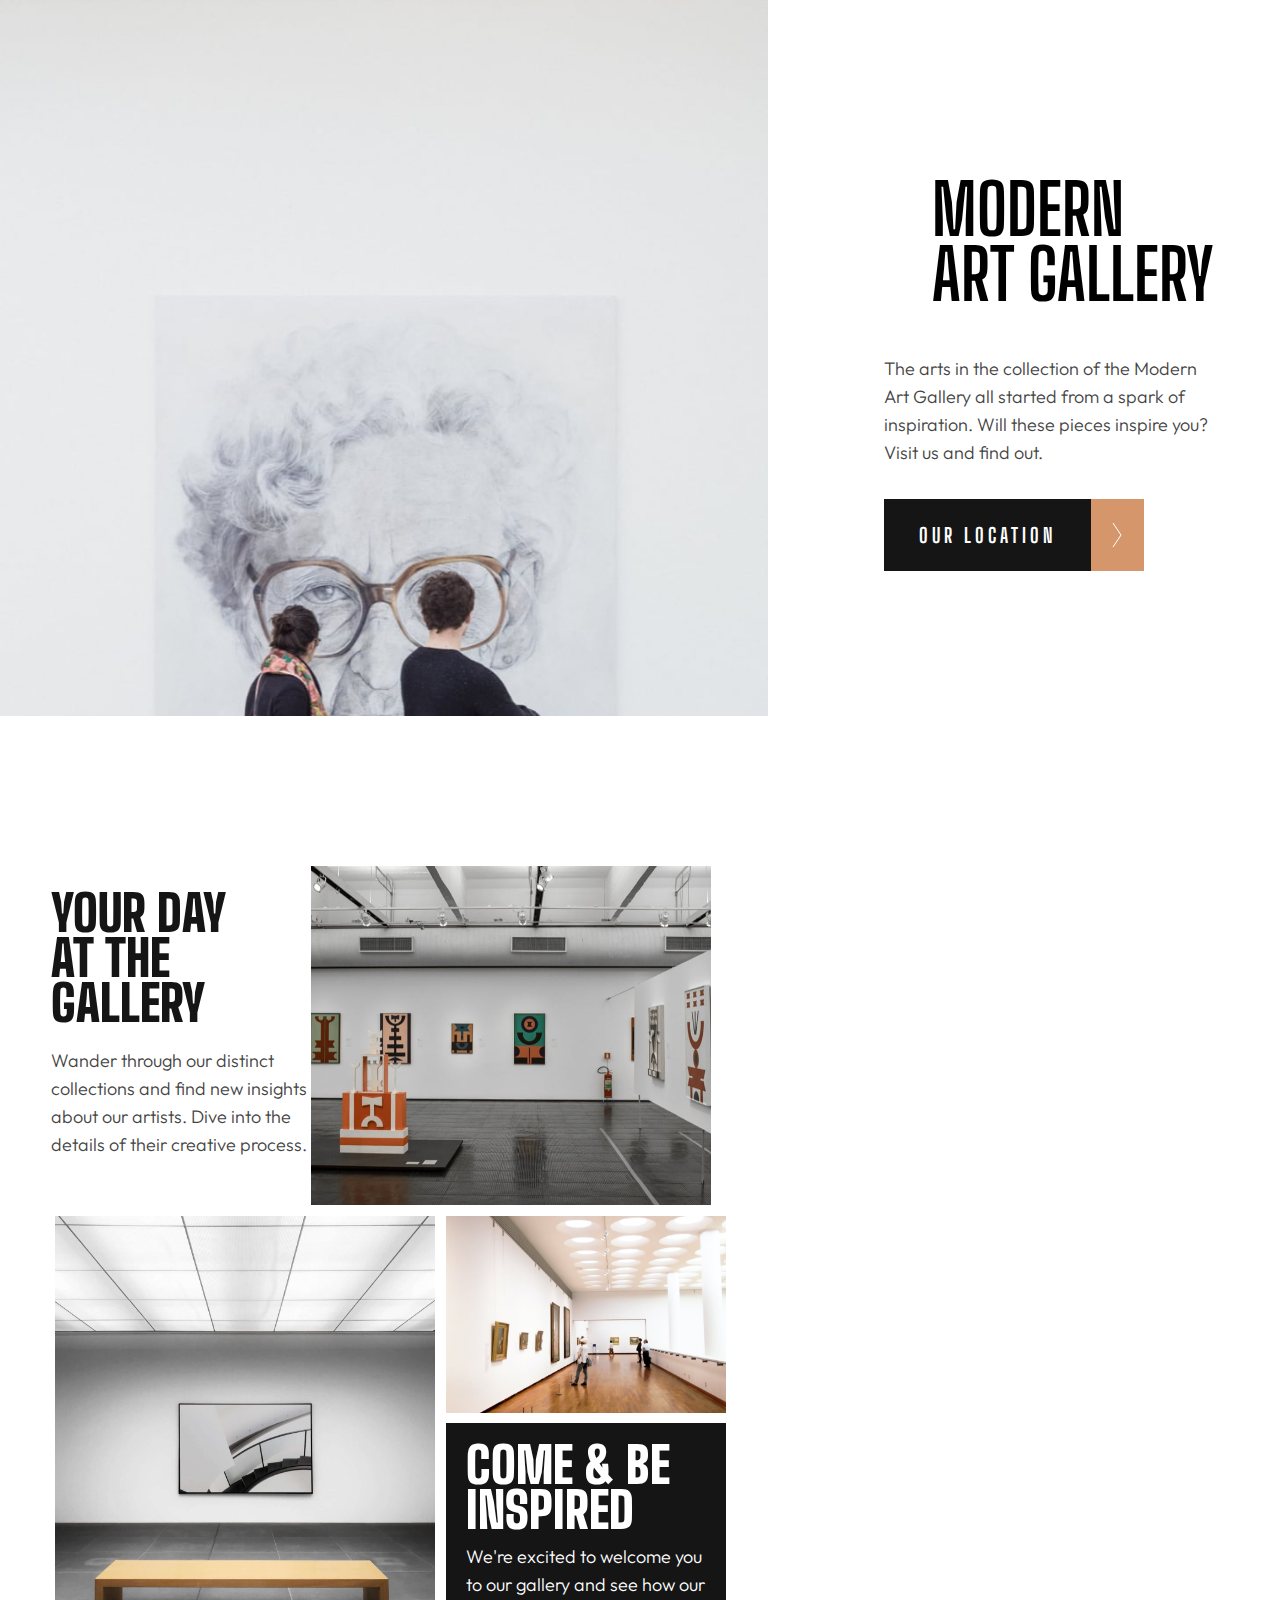
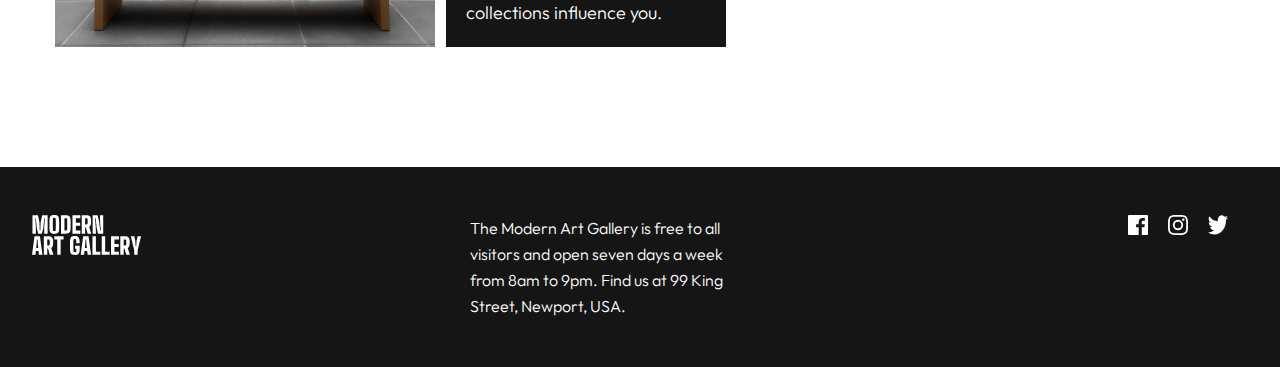
<file: index.html>
<!DOCTYPE html>
<html lang="en">
<head>
    <meta charset="UTF-8">
    <meta http-equiv="X-UA-Compatible" content="IE=edge">
    <meta name="viewport" content="width=device-width, initial-scale=1.0">
    <link rel="stylesheet" href="reset.css">
    <link rel="stylesheet" href="style.css">
    <link href="https://fonts.googleapis.com/css2?family=Big+Shoulders+Display:wght@900&family=Outfit:wght@300&display=swap" rel="stylesheet">
    <title>Art Gallery Website</title>
</head>
<body>




    <div class="mobile-hero-img"></div>



    <!-- Tablet Hero -->

    <div class="tablet-hero-section">
        <div class="title-background">
            <div class="hero-title">
                <h1>MODERN<br> ART GALLERY</h1>
            </div>

            <div class="hero-description">
                <div class="hero-text">
                    <p>The arts in the collection of the Modern Art Gallery all started from a spark of inspiration. Will these pieces inspire you? Visit us and find out.</p>
                </div>
            </div>

            <div class="desktop-hero-img">
                <img class="desktop-hero-image" src="assets/desktop/image-hero@2x.jpg" alt="two people standing and lokking at a drawing on a white wall background. drawing shows an old woman, wearing eye glasses.">
            </div>
        </div>
    </div>
    <!-- Tablet Hero -->

    <div class="hero-full">
    <div class="hero-background-title-section">
        <div class="hero-background"></div>
        <div class="hero-title">
            MODERN <br> ART GALLERY
        </div>   
    </div>

    <div class="hero-description">
        <p>The arts in the collection of the Modern Art Gallery all started from a spark of inspiration. Will these pieces inspire you? Visit us and find out.</p>
        <a class="hero-button-container" href="location.html">
            <div class="hero-button">
            <h2 class="hero-btn-title" >OUR LOCATION</h2>
            </div>
            <div class="hero-btn-arrow">
            <img class="arrow-icon" src="assets/icon-arrow-right.svg" alt="icon of arrow in right direction">
            </div>
        </a>
    </div>
    </div>




    <div class="wrapper">

        <!-- desktop Hero -->

            <div class="title-background">
                <div class="hero-title">
                    <h1>MODERN<br> ART GALLERY</h1>
                </div>

                <div class="desktop-hero-img">
                    <img class="desktop-hero-image" src="assets/desktop/image-hero@2x.jpg" alt="two people standing and lokking at a drawing on a white wall background. drawing shows an old woman, wearing eye glasses.">
                </div>
            </div>


            <div class="hero-description">
                <div class="hero-text">
                    <p>The arts in the collection of the Modern Art Gallery all started from a spark of inspiration. Will these pieces inspire you? Visit us and find out.</p>
                </div>

                <a class="hero-button-container" href="location.html">

                        <div class="hero-button">
                        <h2 class="hero-btn-title" >OUR LOCATION</h2>
                        </div>

                        <div class="hero-btn-arrow">
                        <img class="arrow-icon" src="assets/icon-arrow-right.svg" alt="icon of arrow in right direction">
                        </div>
                </a>
            </div>
        </div>
         
        <!-- Desktop Hero -->





        <div class="grid-box">
        <div class="img-section">

        <div class="tablet-desktop-images1">
            <div class="mobile-img-box" class="box2" id="box2">
                <img class="grid2" src="assets/desktop/image-grid-1@2x.jpg" alt="art gallery">
            </div>
            <div class="img-box" class="text-box1" class="box1" id="box1">
                <h2 class="img-title1">Your Day <br> at the Gallery</h2>
                <p class="img-p1">Wander through our distinct collections and find new insights about our artists. Dive into the details of their creative process.</p>
            </div>
        </div>
        </div>
        <div class="tablet-desktop-images2">

            <div class="desktop-img-box" class="desktop-box2">
               <img src="assets/desktop/image-grid-1@2x.jpg" alt="art gallery">
            </div>

            <div class="img-box" id="box3">
                <img src="assets/desktop/image-grid-2@2x.jpg" alt="art gallery"">
            </div>
            <div class="img-box" id="box4">
                <img src="assets/desktop/image-grid-3@2x.jpg" alt="art gallery"">
            </div>
            <div class="img-box" class="text-box2" id="box5">
                <h2 class="img-title2">COME & BE INSPIRED</h2>
                <p class="img-p2">We're excited to welcome you to our gallery and see how our collections influence you.</p>  
            </div>
        </div>
        </div>
        


    </div>


    <div class="footer">

        <div class="footer-logo">
            <img src="assets/logo-light.svg" alt="modern art gallery">
        </div>
        <div class="footer-text">
            <p class="footer-p">The Modern Art Gallery is free to all visitors and open seven days a week from 8am to 9pm. Find us at 99 King Street, Newport, USA.</p>
        </div>
        <div class="footer-icons">
            <img class="icon" src="assets/icon-facebook.svg" alt="facebook icon">
            <img class="icon" src="assets/icon-instagram.svg" alt="instagram icon">
            <img class="icon" src="assets/icon-twitter.svg" alt="twitter icon">    
        </div>
    </div>
    
</body>
</html>
</file>
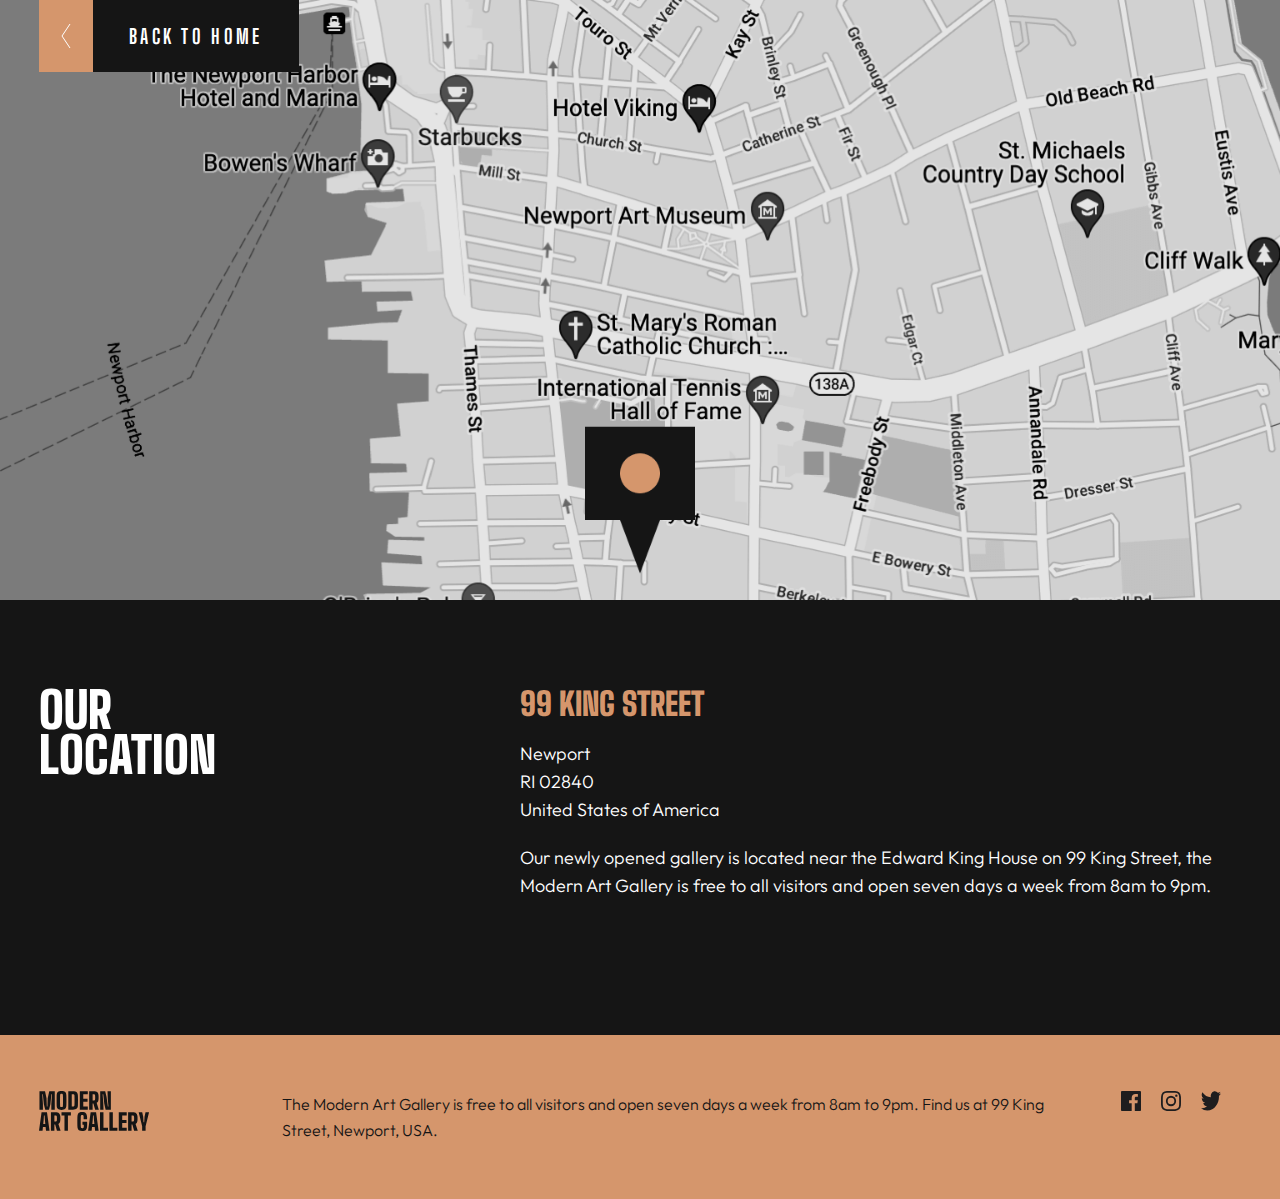
<file: location.html>
<!DOCTYPE html>
<html lang="en">
<head>
    <meta charset="UTF-8">
    <meta http-equiv="X-UA-Compatible" content="IE=edge">
    <meta name="viewport" content="width=device-width, initial-scale=1.0">
    <link rel="stylesheet" href="reset.css">
    <link rel="stylesheet" href="style-location.css">
    <link href="https://fonts.googleapis.com/css2?family=Big+Shoulders+Display:wght@900&family=Outfit:wght@300&display=swap" rel="stylesheet">
    <title>Art Gallery Website</title>
</head>
<body>
    <div class="map-button">
        <div class="wrapper1">
            <a class="hero-button-container" href="index.html">

                <div class="hero-btn-arrow">
                    <img class="arrow-icon" src="assets/icon-arrow-right.svg" alt="icon of arrow in right direction">
                    </div>

                <div class="hero-button">
                <h2 class="hero-btn-title" >BACK TO HOME</h2>
                </div>
  
        </a>
        </div>
    </div>

    <div class="info">
        <div class="wrapper2">
            <div class="grid1">
                <h1>OUR <br> LOCATION</h1>
            </div>
            <div class="grid2">
                <h2>99 KING STREET</h2>
                <p class="p1">Newport <br> RI 02840 <br> United States of America</p>
                <p class="p2">Our newly opened gallery is located near the Edward King House on 99 King Street, the Modern Art Gallery is free to all visitors and open seven days a week from 8am to 9pm.</p>
            </div>
        </div>
    </div>

    <div class="footer">
        <div class="wrapper3">
            <div class="footer-logo">
                <img src="assets/logo-dark.svg" alt="modern art gallery">
            </div>
            <p class="footer-p">The Modern Art Gallery is free to all visitors and open seven days a week from 8am to 9pm. Find us at 99 King Street, Newport, USA.</p>
            <div class="footer-icons">
                <img class="icon" src="assets/icon-facebook.svg" alt="facebook icon">
                <img class="icon" src="assets/icon-instagram.svg" alt="instagram icon">
                <img class="icon" src="assets/icon-twitter.svg" alt="twitter icon">    
            </div>
        </div>
    </div>
    
</body>  
</html>
</file>
<file: style.css>
@media only screen and (min-width: 375px) {
   
    .desktop-hero-img {
        display: none;
    }

    .tablet-hero-section {
        display: none;
    }
   
    body {
        width: 100vw;
        background-color: #FFFFFF;
    }

    .wrapper {
        display: flex;
        flex-wrap: nowrap;
        flex-direction: column;
        justify-content: center;
        padding: 32px 16px 0 16px;
    }

    .mobile-hero-img {
        width: 100vw;
        height: 240px;
        background: url(./assets/mobile/image-hero@2x.jpg);
        background-repeat: no-repeat;
        background-size: contain;
        background-position: center;
    }






    .title-background {
        text-align: left;
    }

    .hero-title {
        font-size: 60px;
        font-weight: 900;
        line-height: 55px;
        font-family: 'Big Shoulders Display', 'cursive';
    }

    .hero-text {
        font-size: 18px;
        font-weight: 300;
        line-height: 28px;
        font-family: 'Outfit', 'sans-serif';
        padding-top: 32px;
    }

    a {
        text-decoration: none;
    }

    .hero-button-container {
        width: 260px;
        height: 72px;
        background-color: #151515;
        display: flex;
        margin-top: 32px;
    }

    .hero-button {
        width: 204px;
        height: auto;
        font-size: 20px;
        font-weight: 900;
        font-family: 'Big Shoulders Display', 'cursive';
        line-height: 24px;
        letter-spacing: 4px;
        color: #FFFFFF;
        display: flex;
        justify-content: center;
        align-items: center;
        padding: 24px 24px 24px 24px;
    }

    .hero-btn-arrow {
        width: 56px;
        height: auto;
        background-color: #D5966C;
        color: #FFFFFF;
        display: flex;
        justify-content: center;
        align-items: center;
        padding: 5px;
    }

    .arrow-icon {
        width: auto;
    }







    .desktop-img-box {
        display: none;
    }

    .img-section {
        height: auto;
        display: flex;
        flex-wrap: wrap;
        flex-direction: column;
        margin-top: 120px;
        padding: 0 16px 0 16px;
    }

    .img-box {
        max-width: 100%;
        display: block;
    }

    img {
        width: 100%;
    }

    .img-title1 {
        color: #151515;
        font-weight: 900;
        font-size: 50px;
        line-height: 45px;
        font-family: 'Big Shoulders Display', 'cursive';
        text-transform: uppercase;
        width: 100%;
        margin-top: 25px;
    }

    #box4 {
        margin-top: 16px;
        margin-bottom: 16px;
    }

    #box5 {
        background-color: #151515;
        padding: 48px 24px 47px 24px;
       
    }

    .img-title2 {
        color: #FFFFFF;
        font-weight: 900;
        font-size: 50px;
        line-height: 45px;
        font-family: 'Big Shoulders Display', 'cursive';
        text-transform: uppercase;
        display: block;
    }

    .img-p1 {
        color: #444444;
        font-weight: 300;
        font-size: 18px;
        line-height: 28px;
        font-family: 'Outfit', 'sans-serif';
        margin-top: 21px;
        width: 100%;
        margin-bottom: 32px;
    }

    .img-p2 {
        color: #FFFFFF;
        font-weight: 300;
        font-size: 18px;
        line-height: 28px;
        font-family: 'Outfit', 'sans-serif';
        margin-top: 24px;
        display: block;
    }
    





    
    .footer {
        background-color: #151515;
        text-align: left;
        padding: 48px 32px 48px 32px;
        margin-top: 120px;
    }

    .footer-logo {
        width: 110px;
    }

    .footer-text {
        font-size: 16px;
        font-weight: 300;
        line-height: 26px;
        color: #FFFFFF;
        margin-top: 38px;
        font-family: 'Outfit', 'sans-serif';
    }
    
    .footer-icons {
        display: flex;
        margin-top: 38px;
    }

    .icon {
        width: 20px;
        margin-right: 20px;
    }





    .icon:hover {
        cursor: pointer;
        filter: invert(80%) sepia(6%) saturate(4757%) hue-rotate(323deg) brightness(300%) contrast(85%);  
    }

    .hero-button-container:hover .hero-button {
        background-color: #D5966C;
        cursor: pointer;
    }

    .hero-button-container:hover .hero-btn-arrow {
        background-color: #151515;
        cursor: pointer;
    }

    .hero-full {
        display: none;
    }

    .tablet-desktop-images2 {
        margin-left: 16px;
        margin-right: 16px;
    }
}
        
        
    





@media only screen and (min-width: 768px) {

    .mobile-hero-img {
        display: none;
    }

    .wrapper {
        background: url(assets/tablet/image-hero@2x.jpg);
        background-repeat: no-repeat;
        background-size: 60% auto;
        margin-bottom: 0;
    }

    .wrapper {
        height: auto;
        margin-bottom: 200px;
        display: flex;
        align-items: flex-end;
    }

    .hero-title {
        font-size: 70px;
        font-weight: 900;
        line-height: 65px;
        margin: 145px 50px 48px auto; 
    }

    .hero-text {
        font-size: 18px;
        font-weight: 300;
        line-height: 28px;
        font-family: 'Outfit', 'sans-serif';
        margin-top: 48px;
        color: #444444;
        width: 340px;
        padding: 0;
        margin: 0;
    }

    .hero-description {
        margin: 0 40px 145px auto;
    }






    .tablet-desktop-images1 {
        display: flex;
        flex-wrap: nowrap;
        width: 660px;
        height: 350px;
        padding-left: 12px;
        padding-right: 16px;
        margin-top: -50px;
    }

    #box1{
        flex-basis: 260px;
        order: 1;
    }

    .tablet-desktop-images1 #box2 {
        flex-basis: 400px;
        display: flex;
        justify-content: center;
        align-items: center;
        overflow: hidden;
        height: auto;
        order: 2;
        margin-bottom: 11px;
    }

    .grid2 {
        width: 700px;
    }
    
    .tablet-desktop-images2 {
        display: grid;
        grid-template-columns: 380px 280px;
        grid-template-rows: 196px 224px;
        width: 100%;
        grid-gap: 11px;
        padding-left: 39px;
    }

    #box3 {
        margin: 0;
        padding: 0;
        grid-column: 1 / 2;
        grid-row: 1 / 3;
    }


    #box4 {
        margin: 0;
        padding: 0;
        grid-column: 2 / 3;
        grid-row: 1 / 2;
    }

    #box5 {
        margin: 0;
        padding: 20px;
        grid-column: 2 / 3;
        grid-row: 2 / 3;
    }

    .img-p2 {
        margin-top: 10px;
    }

    .img-section {
        display: flex;
        width: 100vw;
        height: auto;
        justify-content: center;
        margin-top: 0;
        padding-left: 39px;
        width: 660px;
    }    



    .footer {
        display: flex;
        flex-wrap: nowrap;
        justify-content: space-between;
        align-items: flex-start;
    }

    .footer-text{
        width: 280px;
        margin-top: 0;
        margin-left: -50px;
    }

    .footer-icons {
        margin-top: 0;
    }

    .hero-full {
        display: none;
    }



}





@media only screen and (min-width: 1440px) {

    .wrapper {
        display: none;
    }

    .hero-background-title-section {
        width: 990px;
        height: 800px;
        position: relative;
        z-index: 1;
    }

    .hero-background {
        background-image: url(./assets/desktop/image-hero@2x.jpg);
        background-color: black;
        background-size: 540px 800px;
        background-repeat: no-repeat;
        background-position: right;
        width: 100%;
        height: 100%;
    }

    .hero-title {
        position: absolute;
        margin: 0;
        width: 96%;
        height: 100%;
        top: 0;
        left: 0;
        font-size: 150px;
        background-clip: text;
        -webkit-background-clip: text;
        color: transparent;
        background-image: linear-gradient(90deg, white 450px, black 450px);
        font-size: 96px;
        line-height: 88px;
        padding: 190px 310px 0 165px;
    }

    .hero-full {
        display: flex;
        justify-content: space-between;
    }

    .img-section {
        margin-top: 150px;
    }

    .hero-description p {
        font-size: 22px;
        font-weight: 300;
        line-height: 32px;
        letter-spacing: 0px;
        text-align: left;
        font-family: 'Outfit', 'sans-serif';
    }

    .hero-description {
        margin: 0;
        width: 350px;
        margin-top: 190px;
        margin-right: 190px;
        margin-left: -100px;
        z-index: 2;
    }













    .tablet-desktop-images1 {
        width: 1130px;
        height: 400px;
        padding-left: 12px;
        padding-right: 16px;
        margin-top: 0;
    }

    #box1{
        flex-basis: 450px;
        margin-left: -220px;
    }

    .tablet-desktop-images1 #box2 {
        flex-basis: 635px;
        margin-bottom: 30px;
        
    }
    
    .tablet-desktop-images2 {
        display: grid;
        grid-template-columns: 630px 440px;
        grid-template-rows: 300px 385px;
        width: 1130px;
        grid-gap: 30px;
        padding-left: 37px;
    }

    .img-title1 {
        font-size: 60px;
        font-weight: 900;
        line-height: 60px;
    }

    .img-p1 {
        margin-top: 10px;
        font-size: 22px;
        line-height: 32px;
        margin-right: 50px
    }


    .img-section {
        display: flex;
        width: 100vw;
        height: auto;
        justify-content: center;
        margin-top: 0;
        padding-left: 39px;
        width: 660px;
        margin-top: 180px;
    } 

    .footer {
        padding: 80px 165px 80px 165px;
    }

    .footer-logo {
        width: 160px;
    }

    .footer-text {
        font-size: 18px;
        line-height: 28px;
    }

    .footer-p {
        width: 430px;
        margin-left: -70px;
        padding: 0;
    }

    .grid-box {
        display: flex;
        flex-wrap: wrap;
        justify-content: center;
    }














}
</file>
<file: style-location.css>
@media only screen and (min-width: 375px) {

    .map-button, .info, .footer {
        width: 100%;
    }

    .hero-button-container {
        width: 260px;
        height: 72px;
        background-color: #151515;
        display: flex;
    }

    .hero-button {
        width: 204px;
        height: auto;
        font-size: 20px;
        font-weight: 900;
        font-family: 'Big Shoulders Display', 'cursive';
        line-height: 24px;
        letter-spacing: 3.3px;
        color: #FFFFFF;
        display: flex;
        justify-content: center;
        align-items: center;
        padding: 24px 24px 24px 24px;
    }

    .hero-btn-title, a {
        text-decoration: none;
    }

    .hero-btn-arrow {
        width: 56px;
        height: auto;
        background-color: #D5966C;
        color: #FFFFFF;
        display: flex;
        justify-content: center;
        align-items: center;
        padding: 5px;
    }

    .arrow-icon {
        width: auto;
        transform: rotateY(180deg);
    }

    .hero-button-container:hover .hero-button {
        background-color: #D5966C;
        cursor: pointer;
    }

    .hero-button-container:hover .hero-btn-arrow {
        background-color: #151515;
        cursor: pointer;
    }




    .map-button {
        background-image: url(assets/mobile/image-map@2x.png);
        background-repeat: no-repeat;
        background-size: 100% auto;
        background-position: contain;
        height: 550px;
    }




    .info {
        background-color: #151515;
    }

    .wrapper2 {
        padding: 48px 16px 56px 16px;
    }

    .wrapper2 h1 {
        color: #FFFFFF;
        font-size: 50px;
        font-weight: 900;
        line-height: 45px;
        font-family: 'Big Shoulders Display', 'cursive';
    }

    .wrapper2 h2 {
        color: #D5966C;
        font-size: 32px;
        font-weight: 900;
        line-height: 32px;
        font-family: 'Big Shoulders Display', 'cursive';
        margin-top: 48px;
    }

    .wrapper2 .p1 {
        color: #FFFFFF;
        font-weight: 300;
        font-size: 18px;
        line-height: 28px;
        font-family: 'Outfit', 'sans-serif';
        margin-top: 20px;
    }

    .wrapper2 .p2 {
        color: #FFFFFF;
        font-weight: 300;
        font-size: 18px;
        line-height: 28px;
        font-family: 'Outfit', 'sans-serif';
        margin-top: 20px;
    }





    .footer {
        background-color: #D5966C;
        text-align: left;
        padding: 48px 32px 48px 32px;
        width: auto;
    }

    .footer-logo {
        width: 110px;
    }

    .footer-p {
        font-size: 16px;
        font-weight: 300;
        line-height: 26px;
        color: #151515;
        margin-top: 38px;
        font-family: 'Outfit', 'sans-serif';
    }
    
    .footer-icons {
        display: flex;
        margin-top: 38px;
    }

    .icon {
        width: 20px;
        margin-right: 20px;
        filter: invert(0%) sepia(8%) saturate(7033%) hue-rotate(211deg) brightness(5%) contrast(85%);
    }

    .icon:hover {
        cursor: pointer;
        filter: invert(0%) sepia(6%) saturate(0%) hue-rotate(5deg) brightness(1008%) contrast(108%);
    }




}




@media only screen and (min-width: 768px) {

    .wrapper1, .wrapper2, .wrapper3 {
        padding: 0 39px 0 39px;
    }

    .map-button {
        background-image: url(assets/tablet/image-map@2x.png);
        background-repeat: no-repeat;
        background-size: 100% auto;
        background-position: contain;
        height: 600px;
    }




    .info {
        height: 435px;
    }

    .wrapper2 {
        display: grid;
        grid-template-columns: 40% 60%;
        grid-template-rows: 300px;
    }

    .grid1 {
        grid-column: 1 / 2;
        grid-row: 1 / 2;
        padding-top: 88px;
    }

    .grid2 {
        grid-column: 2 / 3;
        grid-row: 1 / 2;
        padding-top: 88px;
    }

    .grid2 h2 {
        margin-top: 0;
    }




    .wrapper3 {
        display: flex;
        justify-content: space-between;
        align-items: flex-start;
    }

    .footer {
        padding: 56px 0 56px 0;
    }

    .footer-p, .footer-icons {
        margin-top: 0;
        padding-top: 0;
    }

    .footer-p {
        padding: 0 65px 0 133px;
    }
}





@media only screen and (min-width: 1440px) {

    .wrapper1, .wrapper2, .wrapper3 {
        padding: 0 165px 0 165px;
    }

    .map-button {
        background-image: url(assets/desktop/image-map@2x.png);
        background-repeat: no-repeat;
        background-size: 100% auto;
        background-position: contain;
        height: 600px;
    }




    .info {
        height: 520px;
    }

    .wrapper2 {
        grid-template-columns: 50% 50%;
        grid-template-rows: 300px;
    }

    .grid1, .grid2  {
        padding-top: 105px;
    }

    .grid1 h1 {
        font-size: 70px;
        line-height: 70px;
    }

    .grid1 h2 {
        font-size: 36px;
        line-height: 36px;
    }

    .grid2 .p1{
        margin-top: 24px;
        font-size: 22px;
        line-height: 32px;
    }

    .grid2 .p2{
        margin-top: 32px;
        font-size: 22px;
        line-height: 32px;
    }






    .footer-logo img {
        width: 160px;
    }

    .footer-p {
        font-size: 18px;
        line-height: 28px;
        width: 430px;
        margin-left: -100px;
    }

    .footer {
        padding: 80px 0px 80px 0px;
    }
}
</file>
